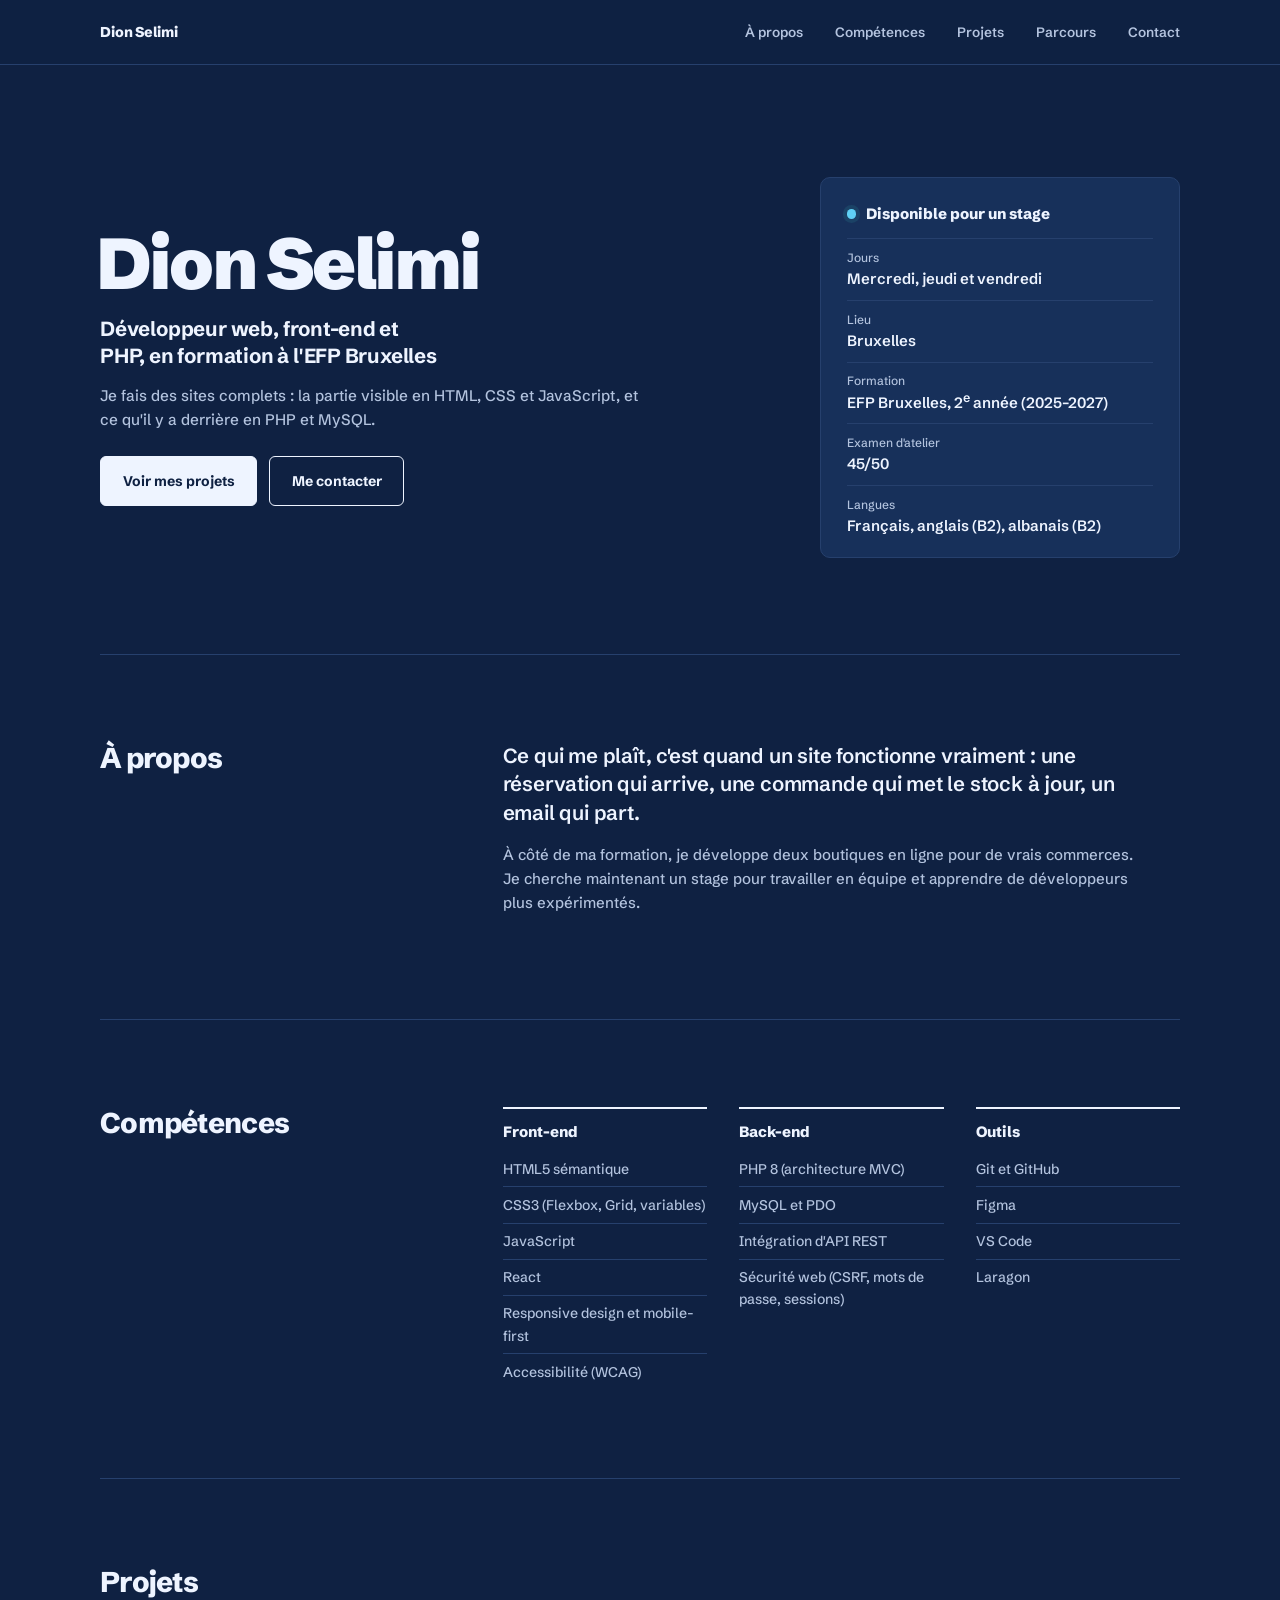
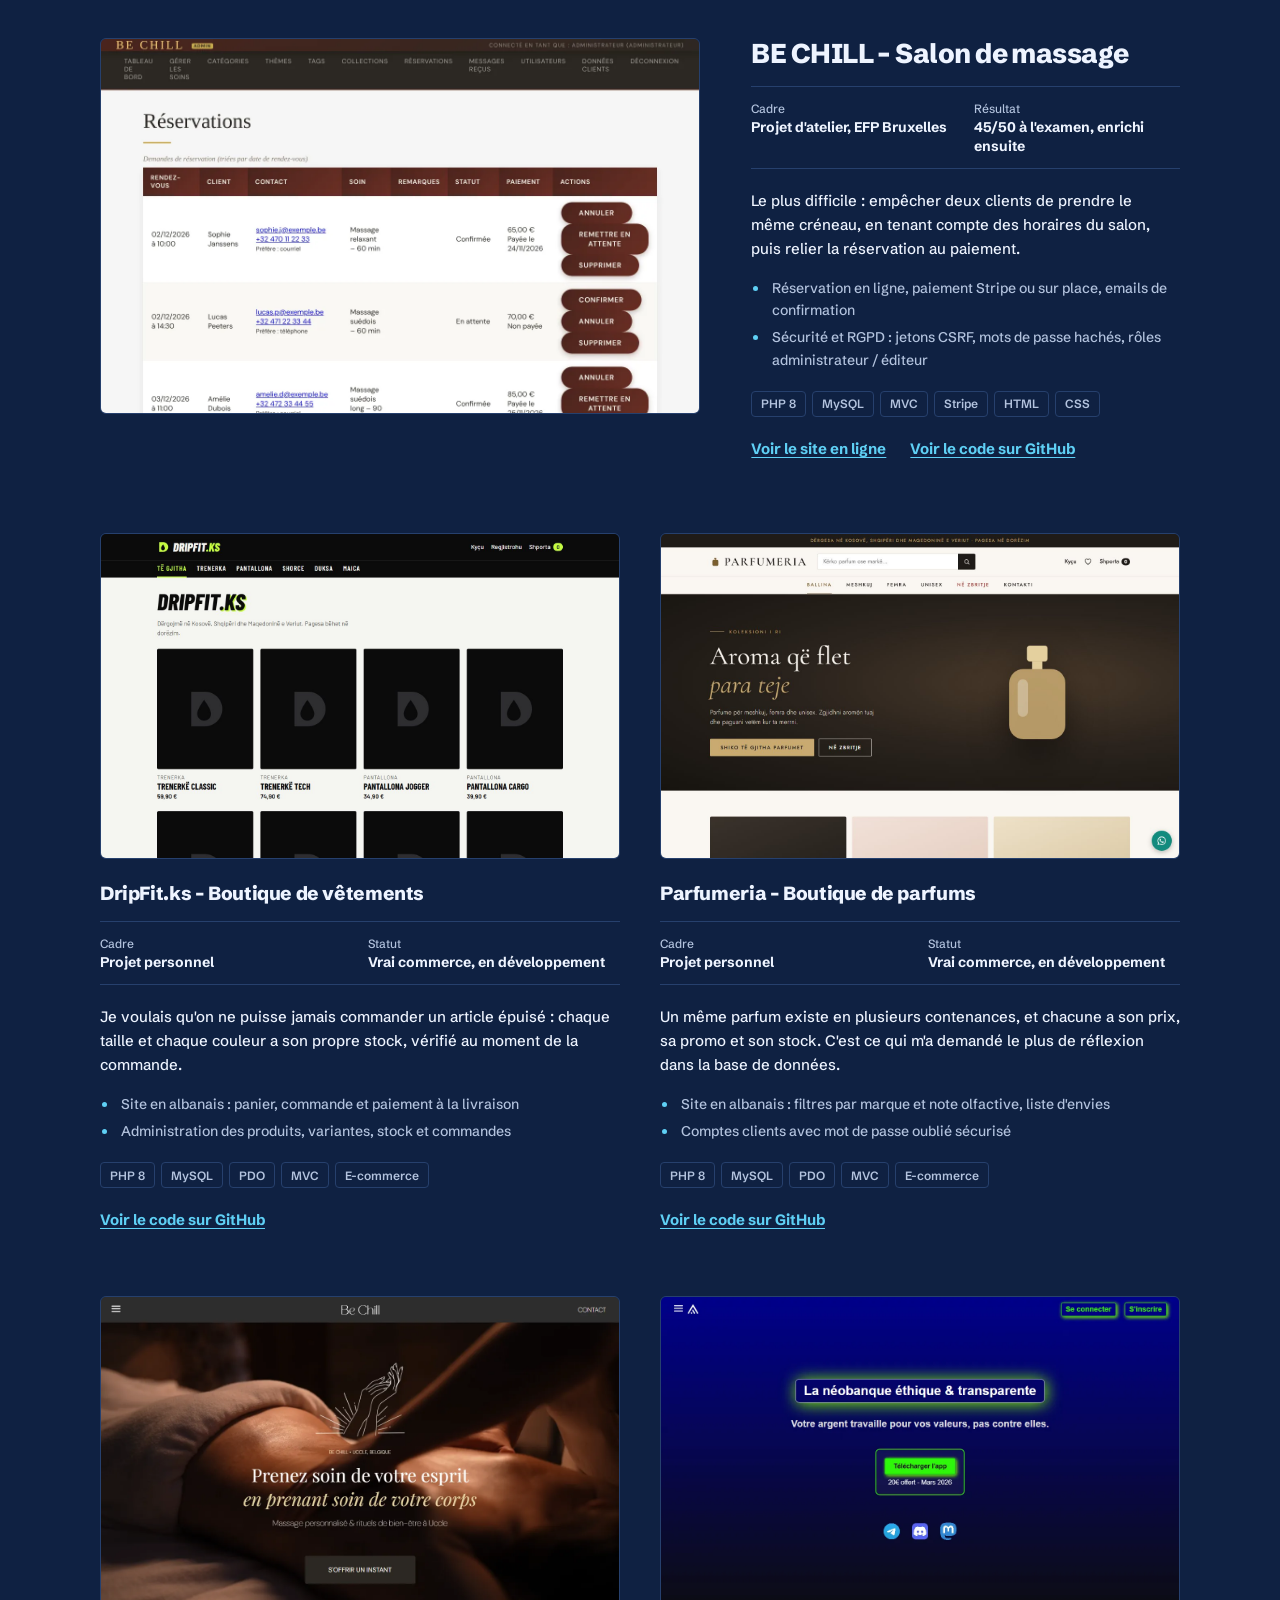
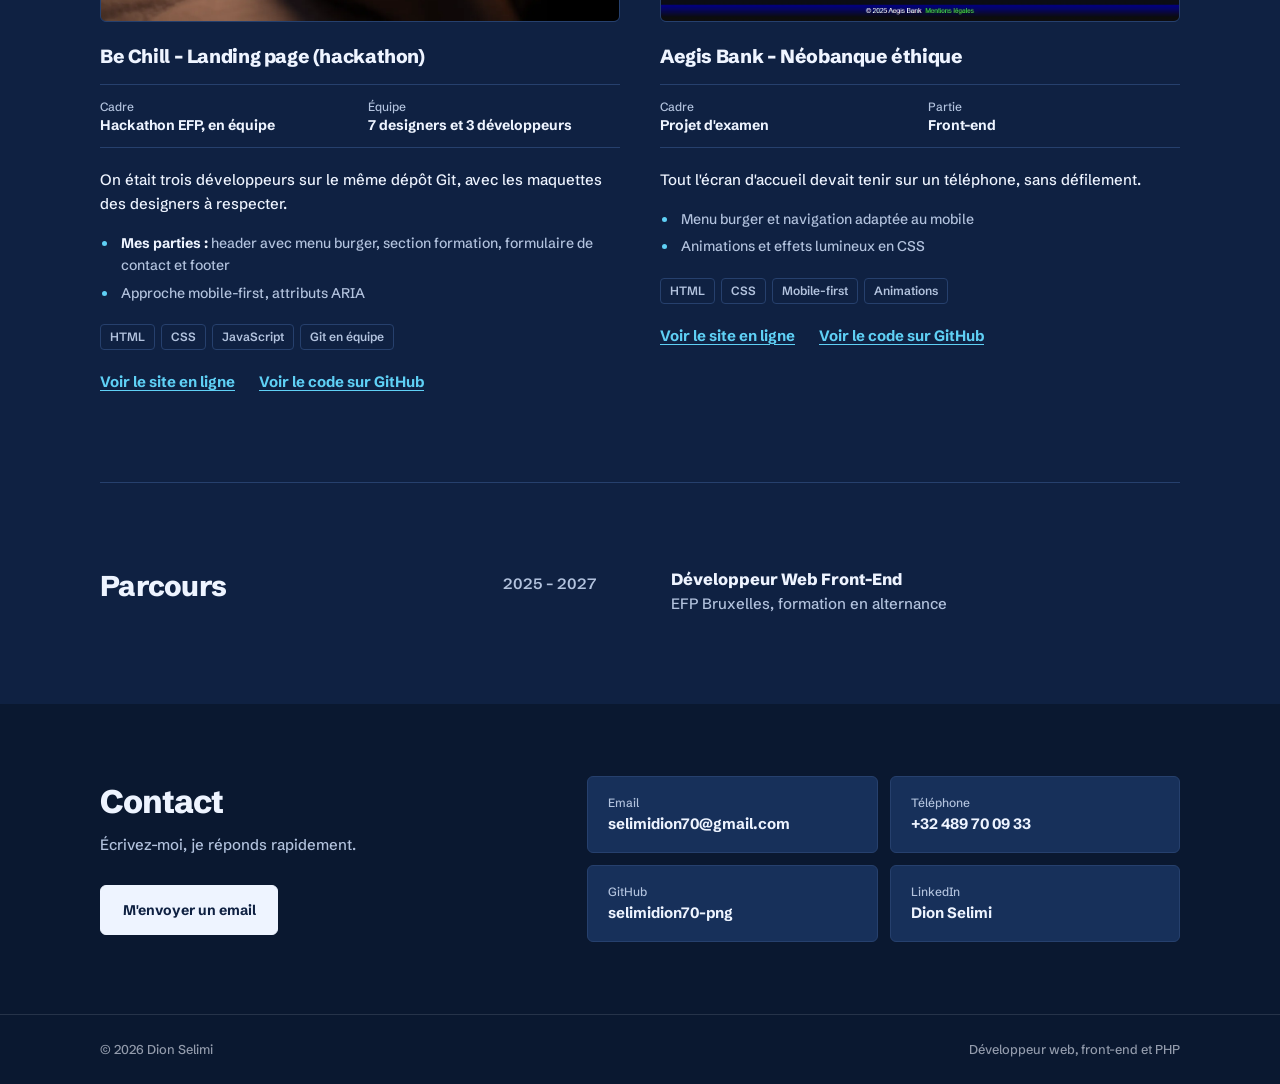
<file: index.html>
<!DOCTYPE html>
<html lang="fr">
<head>
    <meta charset="UTF-8">
    <meta name="viewport" content="width=device-width, initial-scale=1.0">
    <title>Dion Selimi – Développeur web, front-end et PHP</title>
    <meta name="description" content="Portfolio de Dion Selimi, développeur web en formation à l'EFP Bruxelles (front-end, PHP et MySQL). Disponible pour un stage à Bruxelles.">
    <meta name="author" content="Dion Selimi">
    <link rel="canonical" href="https://selimidion70-png.github.io/">

    <!-- Aperçu quand le lien est partagé (LinkedIn, WhatsApp, email…) -->
    <meta property="og:type" content="website">
    <meta property="og:locale" content="fr_BE">
    <meta property="og:url" content="https://selimidion70-png.github.io/">
    <meta property="og:title" content="Dion Selimi – Développeur web, front-end et PHP">
    <meta property="og:description" content="Développeur web en formation à l'EFP Bruxelles, disponible pour un stage. Projets en PHP, MySQL, HTML et CSS.">
    <meta property="og:image" content="https://selimidion70-png.github.io/img/apercu-partage.png">
    <meta property="og:image:width" content="1200">
    <meta property="og:image:height" content="630">
    <meta name="twitter:card" content="summary_large_image">
    <meta name="color-scheme" content="dark">
    <meta name="theme-color" content="#0f2142">
    <link rel="icon" href="data:image/svg+xml,%3Csvg xmlns='http://www.w3.org/2000/svg' viewBox='0 0 64 64'%3E%3Ccircle cx='32' cy='32' r='22' fill='%235fd0f5'/%3E%3C/svg%3E">
    <link rel="preconnect" href="https://fonts.googleapis.com">
    <link rel="preconnect" href="https://fonts.gstatic.com" crossorigin>
    <link rel="stylesheet" href="https://fonts.googleapis.com/css2?family=Schibsted+Grotesk:wght@500;600;700;800;900&display=swap">
    <link rel="stylesheet" href="style.css">
    <script src="script.js" defer></script>
</head>
<body>

<a class="lien-evitement" href="#contenu">Aller au contenu</a>

<header class="entete">
    <div class="conteneur entete__interieur">
        <a href="#accueil" class="logo">Dion Selimi</a>
        <button class="menu-bouton" type="button" aria-expanded="false" aria-controls="menu-principal" hidden>
            <span class="menu-bouton__icone" aria-hidden="true"></span>
            <span class="visuellement-cache">Menu</span>
        </button>
        <nav id="menu-principal" aria-label="Navigation principale">
            <ul class="nav">
                <li><a href="#a-propos">À propos</a></li>
                <li><a href="#competences">Compétences</a></li>
                <li><a href="#projets">Projets</a></li>
                <li><a href="#parcours">Parcours</a></li>
                <li><a href="#contact">Contact</a></li>
            </ul>
        </nav>
    </div>
</header>

<main id="contenu">

    <!-- ===== Présentation ===== -->
    <section id="accueil" class="hero" aria-labelledby="titre-hero">
        <div class="conteneur hero__grille">
            <div class="hero__texte">
                <h1 id="titre-hero" class="hero__nom">Dion Selimi</h1>
                <p class="hero__metier">Développeur web, front-end et PHP, en formation à l'EFP Bruxelles</p>
                <p class="hero__intro">
                    Je fais des sites complets : la partie visible en HTML, CSS et JavaScript,
                    et ce qu'il y a derrière en PHP et MySQL.
                </p>
                <p class="hero__actions">
                    <a class="bouton bouton--plein" href="#projets">Voir mes projets</a>
                    <a class="bouton bouton--contour" href="#contact">Me contacter</a>
                </p>
            </div>

            <aside class="fiche" aria-label="En bref">
                <p class="fiche__statut">Disponible pour un stage</p>
                <dl class="fiche__liste">
                    <div>
                        <dt>Jours</dt>
                        <dd>Mercredi, jeudi et vendredi</dd>
                    </div>
                    <div>
                        <dt>Lieu</dt>
                        <dd>Bruxelles</dd>
                    </div>
                    <div>
                        <dt>Formation</dt>
                        <dd>EFP Bruxelles, 2<sup>e</sup> année (2025–2027)</dd>
                    </div>
                    <div>
                        <dt>Examen d'atelier</dt>
                        <dd>45/50</dd>
                    </div>
                    <div>
                        <dt>Langues</dt>
                        <dd>Français, anglais (B2), albanais (B2)</dd>
                    </div>
                </dl>
            </aside>
        </div>
    </section>

    <!-- ===== À propos ===== -->
    <section id="a-propos" class="section" aria-labelledby="titre-a-propos">
        <div class="conteneur section__grille">
            <h2 id="titre-a-propos" class="section__titre">À propos</h2>
            <div class="texte">
                <p class="texte__chapeau">
                    Ce qui me plaît, c'est quand un site fonctionne vraiment : une réservation qui arrive,
                    une commande qui met le stock à jour, un email qui part.
                </p>
                <p>
                    À côté de ma formation, je développe deux boutiques en ligne pour de vrais commerces.
                    Je cherche maintenant un stage pour travailler en équipe et apprendre de développeurs plus expérimentés.
                </p>
            </div>
        </div>
    </section>

    <!-- ===== Compétences ===== -->
    <section id="competences" class="section" aria-labelledby="titre-competences">
        <div class="conteneur section__grille">
            <h2 id="titre-competences" class="section__titre">Compétences</h2>
            <div class="competences">
                <div class="competences__groupe">
                    <h3>Front-end</h3>
                    <ul>
                        <li>HTML5 sémantique</li>
                        <li>CSS3 (Flexbox, Grid, variables)</li>
                        <li>JavaScript</li>
                        <li>React</li>
                        <li>Responsive design et mobile-first</li>
                        <li>Accessibilité (WCAG)</li>
                    </ul>
                </div>
                <div class="competences__groupe">
                    <h3>Back-end</h3>
                    <ul>
                        <li>PHP 8 (architecture MVC)</li>
                        <li>MySQL et PDO</li>
                        <li>Intégration d'API REST</li>
                        <li>Sécurité web (CSRF, mots de passe, sessions)</li>
                    </ul>
                </div>
                <div class="competences__groupe">
                    <h3>Outils</h3>
                    <ul>
                        <li>Git et GitHub</li>
                        <li>Figma</li>
                        <li>VS Code</li>
                        <li>Laragon</li>
                    </ul>
                </div>
            </div>
        </div>
    </section>

    <!-- ===== Projets ===== -->
    <section id="projets" class="section section--projets" aria-labelledby="titre-projets">
        <div class="conteneur">
            <h2 id="titre-projets" class="section__titre projets__titre">Projets</h2>

            <!-- Projet principal -->
            <article class="projet projet--vedette" aria-labelledby="projet-bechill">
                <figure class="projet__image">
                    <img src="img/bechill-reservations.webp" width="1280" height="800" loading="lazy"
                         alt="Espace d'administration de BE CHILL : liste des réservations avec date, client, soin, statut (confirmée, en attente), paiement et boutons pour confirmer, annuler ou supprimer.">
                </figure>
                <div class="projet__texte">
                    <h3 id="projet-bechill">BE CHILL – Salon de massage</h3>
                    <dl class="projet__infos">
                        <div><dt>Cadre</dt><dd>Projet d'atelier, EFP Bruxelles</dd></div>
                        <div><dt>Résultat</dt><dd>45/50 à l'examen, enrichi ensuite</dd></div>
                    </dl>
                    <p class="projet__defi">
                        Le plus difficile : empêcher deux clients de prendre le même créneau,
                        en tenant compte des horaires du salon, puis relier la réservation au paiement.
                    </p>
                    <ul class="puces">
                        <li>Réservation en ligne, paiement Stripe ou sur place, emails de confirmation</li>
                        <li>Sécurité et RGPD : jetons CSRF, mots de passe hachés, rôles administrateur / éditeur</li>
                    </ul>
                    <ul class="etiquettes" aria-label="Technologies">
                        <li>PHP 8</li><li>MySQL</li><li>MVC</li><li>Stripe</li><li>HTML</li><li>CSS</li>
                    </ul>
                    <p class="projet__liens">
                        <a href="https://dion.alwaysdata.net/">Voir le site en ligne</a>
                        <a href="https://github.com/selimidion70-png/Atelier-Bechill">Voir le code sur GitHub</a>
                    </p>
                </div>
            </article>

            <div class="projets-grille">

                <article class="projet" aria-labelledby="projet-dripfit">
                    <figure class="projet__image">
                        <img src="img/dripfit-accueil.jpg" width="1440" height="900" loading="lazy"
                             alt="Page d'accueil de DripFit.ks : logo noir et vert fluo, menu des catégories et grille de vêtements avec leurs prix.">
                    </figure>
                    <div class="projet__texte">
                        <h3 id="projet-dripfit">DripFit.ks – Boutique de vêtements</h3>
                        <dl class="projet__infos">
                            <div><dt>Cadre</dt><dd>Projet personnel</dd></div>
                            <div><dt>Statut</dt><dd>Vrai commerce, en développement</dd></div>
                        </dl>
                        <p class="projet__defi">
                            Je voulais qu'on ne puisse jamais commander un article épuisé : chaque taille
                            et chaque couleur a son propre stock, vérifié au moment de la commande.
                        </p>
                        <ul class="puces">
                            <li>Site en albanais : panier, commande et paiement à la livraison</li>
                            <li>Administration des produits, variantes, stock et commandes</li>
                        </ul>
                        <ul class="etiquettes" aria-label="Technologies">
                            <li>PHP 8</li><li>MySQL</li><li>PDO</li><li>MVC</li><li>E-commerce</li>
                        </ul>
                        <p class="projet__liens">
                            <a href="https://github.com/selimidion70-png/dripfit.ks">Voir le code sur GitHub</a>
                        </p>
                    </div>
                </article>

                <article class="projet" aria-labelledby="projet-parfumeria">
                    <figure class="projet__image">
                        <img src="img/parfumeria-accueil.jpg" width="1440" height="900" loading="lazy"
                             alt="Page d'accueil de Parfumeria : bandeau brun foncé, titre « Aroma që flet para teje » et flacon de parfum doré.">
                    </figure>
                    <div class="projet__texte">
                        <h3 id="projet-parfumeria">Parfumeria – Boutique de parfums</h3>
                        <dl class="projet__infos">
                            <div><dt>Cadre</dt><dd>Projet personnel</dd></div>
                            <div><dt>Statut</dt><dd>Vrai commerce, en développement</dd></div>
                        </dl>
                        <p class="projet__defi">
                            Un même parfum existe en plusieurs contenances, et chacune a son prix,
                            sa promo et son stock. C'est ce qui m'a demandé le plus de réflexion dans la base de données.
                        </p>
                        <ul class="puces">
                            <li>Site en albanais : filtres par marque et note olfactive, liste d'envies</li>
                            <li>Comptes clients avec mot de passe oublié sécurisé</li>
                        </ul>
                        <ul class="etiquettes" aria-label="Technologies">
                            <li>PHP 8</li><li>MySQL</li><li>PDO</li><li>MVC</li><li>E-commerce</li>
                        </ul>
                        <p class="projet__liens">
                            <a href="https://github.com/selimidion70-png/parfumeria">Voir le code sur GitHub</a>
                        </p>
                    </div>
                </article>

                <article class="projet" aria-labelledby="projet-landing">
                    <figure class="projet__image">
                        <img src="img/bechill-landing.webp" width="1280" height="800" loading="lazy"
                             alt="Landing page Be Chill : photo de massage en plein écran, logo de mains et titre « Prenez soin de votre esprit en prenant soin de votre corps ».">
                    </figure>
                    <div class="projet__texte">
                        <h3 id="projet-landing">Be Chill – Landing page (hackathon)</h3>
                        <dl class="projet__infos">
                            <div><dt>Cadre</dt><dd>Hackathon EFP, en équipe</dd></div>
                            <div><dt>Équipe</dt><dd>7 designers et 3 développeurs</dd></div>
                        </dl>
                        <p class="projet__defi">
                            On était trois développeurs sur le même dépôt Git, avec les maquettes
                            des designers à respecter.
                        </p>
                        <ul class="puces">
                            <li><strong>Mes parties :</strong> header avec menu burger, section formation, formulaire de contact et footer</li>
                            <li>Approche mobile-first, attributs ARIA</li>
                        </ul>
                        <ul class="etiquettes" aria-label="Technologies">
                            <li>HTML</li><li>CSS</li><li>JavaScript</li><li>Git en équipe</li>
                        </ul>
                        <p class="projet__liens">
                            <a href="https://thierrybwuzure.github.io/bechill_landing_page/">Voir le site en ligne</a>
                            <a href="https://github.com/thierrybwuzure/bechill_landing_page">Voir le code sur GitHub</a>
                        </p>
                    </div>
                </article>

                <article class="projet" aria-labelledby="projet-aegis">
                    <figure class="projet__image">
                        <img src="img/aegis-desktop.webp" width="1280" height="800" loading="lazy"
                             alt="Page d'accueil d'Aegis Bank : fond bleu nuit, titre « La néobanque éthique & transparente » et bouton vert « Télécharger l'app ».">
                    </figure>
                    <div class="projet__texte">
                        <h3 id="projet-aegis">Aegis Bank – Néobanque éthique</h3>
                        <dl class="projet__infos">
                            <div><dt>Cadre</dt><dd>Projet d'examen</dd></div>
                            <div><dt>Partie</dt><dd>Front-end</dd></div>
                        </dl>
                        <p class="projet__defi">
                            Tout l'écran d'accueil devait tenir sur un téléphone, sans défilement.
                        </p>
                        <ul class="puces">
                            <li>Menu burger et navigation adaptée au mobile</li>
                            <li>Animations et effets lumineux en CSS</li>
                        </ul>
                        <ul class="etiquettes" aria-label="Technologies">
                            <li>HTML</li><li>CSS</li><li>Mobile-first</li><li>Animations</li>
                        </ul>
                        <p class="projet__liens">
                            <a href="aegis-bank/">Voir le site en ligne</a>
                            <a href="https://github.com/selimidion70-png/Projet-aegis-bank">Voir le code sur GitHub</a>
                        </p>
                    </div>
                </article>

            </div>
        </div>
    </section>

    <!-- ===== Parcours ===== -->
    <section id="parcours" class="section" aria-labelledby="titre-parcours">
        <div class="conteneur section__grille">
            <h2 id="titre-parcours" class="section__titre">Parcours</h2>
            <div class="parcours">
                <p class="parcours__date">2025 – 2027</p>
                <div>
                    <h3>Développeur Web Front-End</h3>
                    <p class="parcours__lieu">EFP Bruxelles, formation en alternance</p>
                </div>
            </div>
        </div>
    </section>

    <!-- ===== Contact ===== -->
    <section id="contact" class="contact" aria-labelledby="titre-contact">
        <div class="conteneur contact__grille">
            <div class="contact__texte">
                <h2 id="titre-contact" class="contact__titre">Contact</h2>
                <p class="contact__intro">Écrivez-moi, je réponds rapidement.</p>
                <p class="contact__action">
                    <a class="bouton bouton--plein" href="mailto:selimidion70@gmail.com">M'envoyer un email</a>
                </p>
            </div>
            <ul class="contact__liste">
                <li>
                    <a href="mailto:selimidion70@gmail.com">
                        <span class="contact__libelle">Email</span>
                        <span class="contact__valeur">selimidion70@gmail.com</span>
                    </a>
                </li>
                <li>
                    <a href="tel:+32489700933">
                        <span class="contact__libelle">Téléphone</span>
                        <span class="contact__valeur">+32&nbsp;489&nbsp;70&nbsp;09&nbsp;33</span>
                    </a>
                </li>
                <li>
                    <a href="https://github.com/selimidion70-png">
                        <span class="contact__libelle">GitHub</span>
                        <span class="contact__valeur">selimidion70-png</span>
                    </a>
                </li>
                <li>
                    <a href="https://www.linkedin.com/in/dion-selimi-662878340/">
                        <span class="contact__libelle">LinkedIn</span>
                        <span class="contact__valeur">Dion Selimi</span>
                    </a>
                </li>
            </ul>
        </div>
    </section>

</main>

<footer class="pied">
    <div class="conteneur pied__interieur">
        <p>&copy; 2026 Dion Selimi</p>
        <p>Développeur web, front-end et PHP</p>
    </div>
</footer>

</body>
</html>
</file>
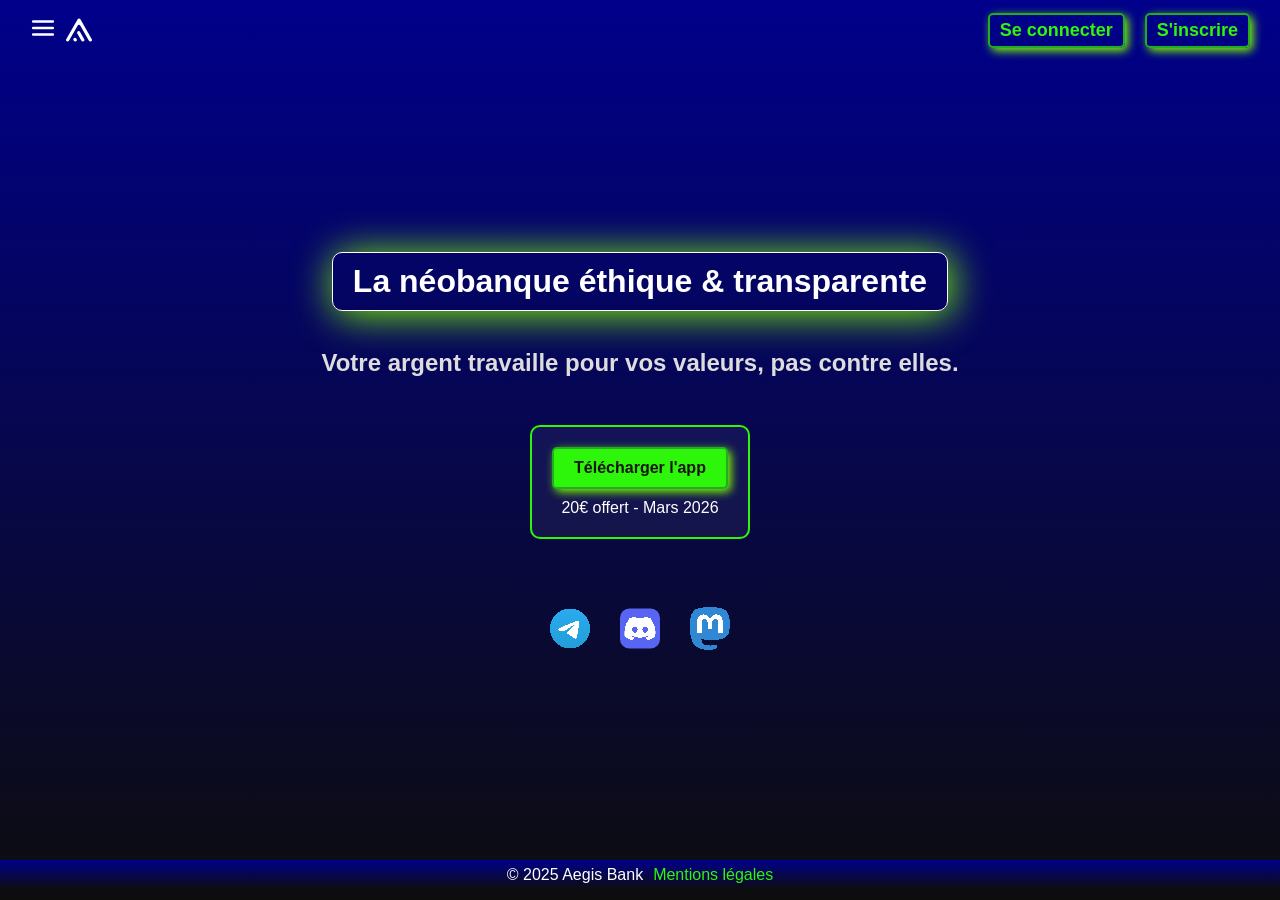
<file: aegis-bank/index.html>
<!DOCTYPE html>
<html lang="fr">
<head>
    <meta charset="UTF-8">
    <meta name="viewport" content="width=device-width, initial-scale=1.0">
    <title>Aegis Bank</title>
    <link rel="stylesheet" href="style.css">
</head>

<body> 
    
<header>
    <!-- Aside gauche avec burger et logo -->
    <div class="header__aside">
        <div class="header__burger-btn">
            <!-- Burger -->
            <svg xmlns="http://www.w3.org/2000/svg" width="26" height="26" viewBox="0 0 24 24">
                <path fill="none" stroke="#fff" stroke-linecap="round" stroke-linejoin="round" stroke-width="2.5"
                      d="M3 6h18M3 12h18M3 18h18"/>
            </svg>
        </div>

        <div class="header__logo">
            <!-- Logo -->
            <svg xmlns="http://www.w3.org/2000/svg" width="26" height="26" viewBox="0 0 24 24">
                <path fill="#fff"
                      d="m6.949 19.873l-.008.013a1.48 1.48 0 0 0-.001 1.47l.317.556c.263.464.756.75 1.29.75h.016a1.483 1.483 0 0 0 1.288-2.219l-.325-.57a1.484 1.484 0 0 0-2.577 0m3.49-6.107a1.48 1.48 0 0 0-.001 1.469l3.796 6.676c.264.464.756.75 1.29.75h.016a1.483 1.483 0 0 0 1.288-2.218l-3.812-6.677a1.484 1.484 0 0 0-2.577 0m.328-11.692L.197 20.464a1.466 1.466 0 0 0 1.272 2.198a1.47 1.47 0 0 0 1.273-.74l7.951-13.928a1.466 1.466 0 0 1 2.548.003L21.16 21.92a1.47 1.47 0 0 0 1.274.742h.099a1.466 1.466 0 0 0 1.273-2.193L13.312 2.078a1.466 1.466 0 0 0-2.545-.004"/>
            </svg>
        </div>
    </div>

    <!-- Boutons de connexion -->
    <div class="header__buttons">
        <a href="#" class="header-buttons__link">Se connecter</a>
        <a href="#" class="header-buttons__link">S'inscrire</a>
        

    
        
    </div>
</header>

<!-- Menu latéral (caché au début) -->
<nav class="side-menu" id="sideMenu">
    <h2>Menu</h2>
    <ul>
        <li><a href="#">Accueil</a></li>
        <li><a href="#">Fonctionnalités</a></li>
        <li><a href="#">Tarifs</a></li>
        <li><a href="#">Sécurité</a></li>
        <li><a href="#">Contact</a></li>
    </ul>
</nav>

<main>
    <!-- Section principale avec titre et CTA -->
    <section class="hero">
        <h1>La néobanque éthique & transparente</h1>
        <h2>Votre argent travaille pour vos valeurs, pas contre elles.</h2>
        <div class="card">
            <a href="#" class="card__cta">Télécharger l'app</a>
            <p class="card__offer">20€ offert - Mars 2026</p>
        </div>
    </section>
        
    
    <div class="social-links">
    <!-- Telegram -->
    <a href="#" target="_blank" aria-label="Telegram">
        <svg xmlns="http://www.w3.org/2000/svg" width="256" height="256" viewBox="0 0 256 256"><defs><linearGradient id="SVGuySfwdaH" x1="50%" x2="50%" y1="0%" y2="100%"><stop offset="0%" stop-color="#2aabee"/><stop offset="100%" stop-color="#229ed9"/></linearGradient></defs><path fill="url(#SVGuySfwdaH)" d="M128 0C94.06 0 61.48 13.494 37.5 37.49A128.04 128.04 0 0 0 0 128c0 33.934 13.5 66.514 37.5 90.51C61.48 242.506 94.06 256 128 256s66.52-13.494 90.5-37.49c24-23.996 37.5-56.576 37.5-90.51s-13.5-66.514-37.5-90.51C194.52 13.494 161.94 0 128 0"/><path fill="#fff" d="M57.94 126.648q55.98-24.384 74.64-32.152c35.56-14.786 42.94-17.354 47.76-17.441c1.06-.017 3.42.245 4.96 1.49c1.28 1.05 1.64 2.47 1.82 3.467c.16.996.38 3.266.2 5.038c-1.92 20.24-10.26 69.356-14.5 92.026c-1.78 9.592-5.32 12.808-8.74 13.122c-7.44.684-13.08-4.912-20.28-9.63c-11.26-7.386-17.62-11.982-28.56-19.188c-12.64-8.328-4.44-12.906 2.76-20.386c1.88-1.958 34.64-31.748 35.26-34.45c.08-.338.16-1.598-.6-2.262c-.74-.666-1.84-.438-2.64-.258c-1.14.256-19.12 12.152-54 35.686c-5.1 3.508-9.72 5.218-13.88 5.128c-4.56-.098-13.36-2.584-19.9-4.708c-8-2.606-14.38-3.984-13.82-8.41c.28-2.304 3.46-4.662 9.52-7.072"/></svg>
        </svg>
    </a>

    <!-- Discord -->
    <a href="#"aria-label="Discord">
        <svg xmlns="http://www.w3.org/2000/svg" width="256" height="256" viewBox="0 0 256 256"><g fill="none"><rect width="256" height="256" fill="#5865f2" rx="60"/><g clip-path="url(#SVGYhWcPcwn)"><path fill="#fff" d="M197.308 64.797a165 165 0 0 0-40.709-12.627a.62.62 0 0 0-.654.31c-1.758 3.126-3.706 7.206-5.069 10.412c-15.373-2.302-30.666-2.302-45.723 0c-1.364-3.278-3.382-7.286-5.148-10.412a.64.64 0 0 0-.655-.31a164.5 164.5 0 0 0-40.709 12.627a.6.6 0 0 0-.268.23c-25.928 38.736-33.03 76.52-29.546 113.836a.7.7 0 0 0 .26.468c17.106 12.563 33.677 20.19 49.94 25.245a.65.65 0 0 0 .702-.23c3.847-5.254 7.276-10.793 10.217-16.618a.633.633 0 0 0-.347-.881c-5.44-2.064-10.619-4.579-15.601-7.436a.642.642 0 0 1-.063-1.064a86 86 0 0 0 3.098-2.428a.62.62 0 0 1 .646-.088c32.732 14.944 68.167 14.944 100.512 0a.62.62 0 0 1 .655.08a80 80 0 0 0 3.106 2.436a.642.642 0 0 1-.055 1.064a102.6 102.6 0 0 1-15.609 7.428a.64.64 0 0 0-.339.889a133 133 0 0 0 10.208 16.61a.64.64 0 0 0 .702.238c16.342-5.055 32.913-12.682 50.02-25.245a.65.65 0 0 0 .26-.46c4.17-43.141-6.985-80.616-29.571-113.836a.5.5 0 0 0-.26-.238M94.834 156.142c-9.855 0-17.975-9.047-17.975-20.158s7.963-20.158 17.975-20.158c10.09 0 18.131 9.127 17.973 20.158c0 11.111-7.962 20.158-17.973 20.158m66.456 0c-9.855 0-17.974-9.047-17.974-20.158s7.962-20.158 17.974-20.158c10.09 0 18.131 9.127 17.974 20.158c0 11.111-7.884 20.158-17.974 20.158"/></g><defs><clipPath id="SVGYhWcPcwn"><path fill="#fff" d="M28 51h200v154.93H28z"/></clipPath></defs></g></svg>
        </svg>
    </a>

    <!-- Mastodon / Bluesky -->
    <a href="#"aria-label="Mastodon">
        <svg xmlns="http://www.w3.org/2000/svg" width="256" height="274" viewBox="0 0 256 274"><path fill="#3088d4" d="M249.874 164.085c-3.753 19.307-33.613 40.438-67.908 44.533c-17.883 2.134-35.49 4.095-54.266 3.234c-30.705-1.407-54.933-7.33-54.933-7.33c0 2.99.184 5.836.553 8.498c3.992 30.302 30.047 32.118 54.728 32.964c24.912.852 47.094-6.142 47.094-6.142l1.023 22.521s-17.425 9.357-48.465 11.078c-17.116.94-38.369-.43-63.122-6.983c-53.686-14.21-62.92-71.436-64.332-129.502c-.43-17.24-.165-33.497-.165-47.094c0-59.375 38.903-76.779 38.903-76.779C58.6 4.074 92.259.286 127.25 0h.86c34.991.286 68.673 4.074 88.287 13.083c0 0 38.901 17.404 38.901 76.78c0 0 .488 43.807-5.425 74.222"/><path fill="#fff" d="M209.413 94.469v71.894H180.93V96.582c0-14.71-6.19-22.176-18.57-22.176c-13.687 0-20.547 8.857-20.547 26.37v38.195h-28.315v-38.195c0-17.513-6.862-26.37-20.55-26.37c-12.379 0-18.568 7.466-18.568 22.176v69.78H45.897V94.47c0-14.694 3.741-26.37 11.256-35.009c7.75-8.638 17.898-13.066 30.496-13.066c14.575 0 25.613 5.602 32.911 16.808l7.095 11.893l7.096-11.893c7.296-11.206 18.334-16.808 32.911-16.808c12.597 0 22.745 4.428 30.496 13.066c7.513 8.639 11.255 20.315 11.255 35.009"/></svg>
        </svg>
    </a>
</div>

</main>

<footer class="footer">
    <!-- Liens légaux -->
    <p>&copy; 2025 Aegis Bank</p> <a href="#" class="footer__legal">Mentions légales</a>
</footer>

</body>
</html>
</file>
<file: style.css>
/* ============================================================
   Portfolio – Dion Selimi
   Écrit en MOBILE-FIRST : les styles de base sont ceux du téléphone,
   puis les media queries (min-width) ajoutent la mise en page
   pour les écrans plus larges.

   1. Couleurs et réglages   2. Base   3. En-tête   4. Présentation
   5. Sections   6. À propos   7. Compétences   8. Projets
   9. Parcours   10. Contact   11. Pied de page
   12. Petit mobile (≥ 480px)   13. Tablette (≥ 768px)
   14. Ordinateur (≥ 1024px)   15. Impression / PDF
   ============================================================ */

/* ---------- 1. Couleurs et réglages ---------- */
:root {
    /* Thème bleu marine et cyan, le même sur tous les appareils */
    color-scheme: dark;

    --papier:       #0f2142;   /* fond de la page */
    --surface:      #17305a;   /* fiche, cadres */
    --encre:        #eef4ff;   /* texte principal */
    --doux:         #b3c3de;   /* texte secondaire */
    --trait:        #26406d;   /* bordures et séparateurs */
    --accent:       #5fd0f5;   /* cyan */
    --accent-pale:  #1b4266;
    --bande:        #0a1830;   /* fond de la section contact */
    --bande-texte:  #eef4ff;

    --police:       'Schibsted Grotesk', system-ui, -apple-system, 'Segoe UI', Roboto, sans-serif;
    --largeur:      1160px;
    --marge:        clamp(1.25rem, 4vw, 2.5rem);
    --rayon:        6px;
    --espace-section: 2.75rem; /* espace vertical entre les sections (téléphone) */
}

/* ---------- 2. Base ---------- */
*,
*::before,
*::after {
    box-sizing: border-box;
}

html {
    scroll-behavior: smooth;
    scroll-padding-top: 1rem; /* sans JavaScript, l'en-tête n'est pas fixe en mobile */
}

@media (prefers-reduced-motion: reduce) {
    html { scroll-behavior: auto; }
}

body {
    margin: 0;
    background: var(--papier);
    color: var(--encre);
    font-family: var(--police);
    font-size: 0.9375rem;
    font-weight: 500;
    line-height: 1.6;
    -webkit-font-smoothing: antialiased;
}

img {
    display: block;
    max-width: 100%;
    height: auto;
}

a {
    color: var(--accent);
    text-decoration-thickness: 1px;
    text-underline-offset: 0.2em;
}

a:hover {
    text-decoration-thickness: 2px;
}

a:focus-visible {
    outline: 2px solid var(--accent);
    outline-offset: 3px;
    border-radius: 2px;
}

h1, h2, h3 {
    margin: 0;
    text-wrap: balance;
    line-height: 1.15;
    font-weight: 800;
}

p {
    margin: 0 0 1rem;
}

.conteneur {
    width: 100%;
    max-width: var(--largeur);
    margin: 0 auto;
    padding: 0 var(--marge);
}

.lien-evitement {
    position: absolute;
    left: 1rem;
    top: -4rem;
    z-index: 100;
    padding: 0.6rem 1rem;
    background: var(--encre);
    color: var(--papier);
    font-weight: 600;
}

.lien-evitement:focus {
    top: 1rem;
}

/* Texte lu par les lecteurs d'écran mais invisible à l'écran */
.visuellement-cache {
    position: absolute;
    width: 1px;
    height: 1px;
    overflow: hidden;
    clip: rect(0 0 0 0);
    white-space: nowrap;
}

/* ---------- 3. En-tête ---------- */
.entete {
    border-bottom: 1px solid var(--trait);
}

.entete__interieur {
    display: flex;
    flex-direction: column;
    align-items: flex-start;
    gap: 0.4rem;
    padding-top: 1rem;
    padding-bottom: 0.85rem;
}

.logo {
    color: var(--encre);
    font-size: 0.892rem;
    font-weight: 800;
    letter-spacing: -0.01em;
    text-decoration: none;
}

/* En mobile, tous les liens sont visibles et passent à la ligne si besoin */
.nav {
    display: flex;
    flex-wrap: wrap;
    gap: 0.3rem 1.1rem;
    margin: 0;
    padding: 0;
    list-style: none;
}

.nav a {
    color: var(--doux);
    font-size: 0.85rem;
    font-weight: 600;
    text-decoration: none;
}

.nav a:hover {
    color: var(--encre);
}

/* ----- Menu burger (téléphone, seulement si JavaScript est actif) ----- */
.menu-bouton {
    display: inline-flex;
    align-items: center;
    justify-content: center;
    width: 2.75rem;
    height: 2.75rem;
    margin-right: -0.6rem;
    padding: 0;
    background: none;
    border: 0;
    border-radius: var(--rayon);
    color: var(--encre);
    cursor: pointer;
}

.menu-bouton[hidden] {
    display: none;
}

.menu-bouton:focus-visible {
    outline: 2px solid var(--accent);
    outline-offset: 2px;
}

/* Les trois barres de l'icône */
.menu-bouton__icone,
.menu-bouton__icone::before,
.menu-bouton__icone::after {
    display: block;
    width: 1.35rem;
    height: 2px;
    background: currentColor;
    border-radius: 2px;
    transition: transform 0.2s ease, background-color 0.2s ease;
}

.menu-bouton__icone {
    position: relative;
}

.menu-bouton__icone::before,
.menu-bouton__icone::after {
    content: "";
    position: absolute;
    left: 0;
}

.menu-bouton__icone::before {
    top: -0.42rem;
}

.menu-bouton__icone::after {
    top: 0.42rem;
}

/* Menu ouvert : les barres forment une croix */
.menu-bouton[aria-expanded="true"] .menu-bouton__icone {
    background: transparent;
}

.menu-bouton[aria-expanded="true"] .menu-bouton__icone::before {
    transform: translateY(0.42rem) rotate(45deg);
}

.menu-bouton[aria-expanded="true"] .menu-bouton__icone::after {
    transform: translateY(-0.42rem) rotate(-45deg);
}

@media (prefers-reduced-motion: reduce) {
    .menu-bouton__icone,
    .menu-bouton__icone::before,
    .menu-bouton__icone::after {
        transition: none;
    }
}

/* Avec JavaScript : en-tête sur une ligne, fixé en haut, menu caché */
.js .entete {
    position: sticky;
    top: 0;
    z-index: 10;
    background: color-mix(in srgb, var(--papier) 94%, transparent);
    backdrop-filter: blur(12px);
}

.js .entete__interieur {
    flex-direction: row;
    flex-wrap: wrap;
    align-items: center;
    justify-content: space-between;
    gap: 0;
    padding-top: 0.5rem;
    padding-bottom: 0.5rem;
}

.js #menu-principal {
    display: none;
    width: 100%;
}

.js #menu-principal.est-ouvert {
    display: block;
}

.js .nav {
    flex-direction: column;
    flex-wrap: nowrap;
    gap: 0;
    padding: 0.25rem 0 0.5rem;
}

.js .nav a {
    display: block;
    padding: 0.75rem 0;
    border-top: 1px solid var(--trait);
    font-size: 1rem;
    color: var(--encre);
}

.js {
    scroll-padding-top: 4.5rem;
}

/* ---------- 4. Présentation ---------- */
.hero {
    padding: 2.5rem 0 3rem;
}

.hero__grille {
    display: grid;
    gap: 2rem;
}

.hero__nom {
    margin-left: -0.05em; /* aligne optiquement le D avec le texte en dessous */
    font-size: clamp(2.6rem, 6vw, 4.5rem);
    font-weight: 900;
    line-height: 1;
    letter-spacing: -0.035em;
}

.hero__metier {
    max-width: 30ch;
    margin: 1rem 0 0.9rem;
    text-wrap: balance;
    font-size: clamp(1.02rem, 1.8vw, 1.275rem);
    font-weight: 700;
    line-height: 1.3;
    letter-spacing: -0.01em;
}

.hero__intro {
    max-width: 34rem;
    color: var(--doux);
    font-size: 0.956rem;
}

.hero__actions {
    display: flex;
    flex-wrap: wrap;
    gap: 0.75rem;
    margin: 1.5rem 0 0;
}

.bouton {
    display: inline-block;
    padding: 0.8rem 1.35rem;
    border: 1.5px solid var(--encre);
    border-radius: var(--rayon);
    font-size: 0.875rem;
    font-weight: 700;
    text-decoration: none;
    transition: background-color 0.15s ease, color 0.15s ease;
}

.bouton--plein {
    background: var(--encre);
    color: var(--papier);
}

.bouton--plein:hover {
    background: var(--accent);
    border-color: var(--accent);
}

.bouton--contour {
    color: var(--encre);
}

.bouton--contour:hover {
    background: var(--surface);
}

/* Fiche « en bref » */
.fiche {
    max-width: 32rem;
    padding: 1.1rem 1.25rem 0.5rem;
    background: var(--surface);
    border: 1px solid var(--trait);
    border-radius: 10px;
}

.fiche__statut {
    display: flex;
    align-items: center;
    gap: 0.6rem;
    margin: 0 0 0.5rem;
    font-weight: 800;
}

.fiche__statut::before {
    content: "";
    flex: none;
    width: 0.6rem;
    height: 0.6rem;
    border-radius: 50%;
    background: var(--accent);
    box-shadow: 0 0 0 4px var(--accent-pale);
}

.fiche__liste {
    display: grid;
    grid-template-columns: repeat(2, minmax(0, 1fr));
    column-gap: 1rem;
    margin: 0;
}

.fiche__liste div {
    padding: 0.55rem 0;
    border-top: 1px solid var(--trait);
}

/* Jours, formation et langues prennent toute la largeur ;
   lieu et examen (textes courts) se mettent côte à côte */
.fiche__liste {
    grid-auto-flow: row dense;
}

.fiche__liste div:nth-child(1),
.fiche__liste div:nth-child(3),
.fiche__liste div:nth-child(5) {
    grid-column: 1 / -1;
}

.fiche__liste dt {
    color: var(--doux);
    font-size: 0.75rem;
}

.fiche__liste dd {
    margin: 0;
    font-weight: 600;
}

.fiche__liste sup {
    line-height: 0;
}

/* ---------- 5. Sections ---------- */
.section {
    padding: var(--espace-section) 0;
}

/* Chaque section commence par un filet, dans la largeur du contenu */
.section > .conteneur {
    position: relative;
}

.section > .conteneur::before {
    content: "";
    position: absolute;
    top: calc(-1 * var(--espace-section));
    left: var(--marge);
    right: var(--marge);
    border-top: 1px solid var(--trait);
}

.section__grille {
    display: grid;
    gap: 1.25rem;
}

.section__titre {
    font-size: clamp(1.36rem, 3vw, 1.785rem);
    letter-spacing: -0.025em;
}


/* ---------- 6. À propos ---------- */
.texte {
    max-width: 40rem;
    color: var(--doux);
}

.texte__chapeau {
    color: var(--encre);
    font-size: clamp(1.062rem, 2.2vw, 1.275rem);
    font-weight: 600;
    line-height: 1.4;
    letter-spacing: -0.01em;
}

/* ---------- 7. Compétences ---------- */
.competences {
    display: grid;
    gap: 1.5rem;
}

.competences__groupe {
    padding-top: 0.85rem;
    border-top: 2px solid var(--encre);
}

.competences h3 {
    margin-bottom: 0.7rem;
    font-size: 0.935rem;
}

/* En mobile : les compétences en petites étiquettes */
.competences ul {
    display: flex;
    flex-wrap: wrap;
    gap: 0.4rem;
    margin: 0;
    padding: 0;
    list-style: none;
}

.competences li {
    padding: 0.25rem 0.6rem;
    border: 1px solid var(--trait);
    border-radius: 4px;
    color: var(--doux);
    font-size: 0.85rem;
}

/* ---------- 8. Projets ---------- */
.projets__titre {
    margin-bottom: 1.5rem;
}

.projet__image {
    margin: 0;
    overflow: hidden;
    background: var(--surface);
    border: 1px solid var(--trait);
    border-radius: var(--rayon);
}

.projet__image img {
    width: 100%;
    aspect-ratio: 16 / 10;
    object-fit: cover;
    object-position: top;
}

.projet h3 {
    margin: 0 0 1rem;
    font-size: 1.19rem;
    letter-spacing: -0.02em;
}

.projet__texte > p {
    color: var(--doux);
}

.projet__texte strong {
    color: var(--encre);
    font-weight: 700;
}

/* Phrase sur ce qui a été le plus difficile dans le projet */
.projet__texte > .projet__defi {
    color: var(--encre);
}

/* Cadre, résultat, statut… */
.projet__infos {
    display: grid;
    gap: 0.5rem;
    margin: 0 0 1.25rem;
    padding: 0.75rem 0;
    border-top: 1px solid var(--trait);
    border-bottom: 1px solid var(--trait);
}

.projet__infos dt {
    color: var(--doux);
    font-size: 0.75rem;
}

.projet__infos dd {
    margin: 0;
    font-size: 0.875rem;
    font-weight: 700;
    line-height: 1.35;
}

.puces {
    margin: 0 0 1.25rem;
    padding-left: 1.1rem;
    color: var(--doux);
    font-size: 0.875rem;
}

.puces li {
    margin-bottom: 0.3rem;
    padding-left: 0.2rem;
}

.puces li::marker {
    color: var(--accent);
}

.etiquettes {
    display: flex;
    flex-wrap: wrap;
    gap: 0.4rem;
    margin: 0 0 1.25rem;
    padding: 0;
    list-style: none;
}

.etiquettes li {
    padding: 0.15rem 0.55rem;
    border: 1px solid var(--trait);
    border-radius: 4px;
    color: var(--doux);
    font-size: 0.75rem;
    font-weight: 600;
}

.projet__liens {
    display: flex;
    flex-wrap: wrap;
    gap: 0.5rem 1.5rem;
    margin: 0;
    font-weight: 700;
}

/* Projet principal : en mobile, l'image puis le texte */
.projet--vedette {
    display: grid;
    gap: 1.25rem;
    margin-bottom: 3rem;
}

.projet--vedette h3 {
    font-size: clamp(1.36rem, 2.6vw, 1.7rem);
}

/* Les quatre autres projets : un par ligne en mobile */
.projets-grille {
    display: grid;
    gap: 3rem 2rem;
}

.projets-grille .projet__image {
    margin-bottom: 1.5rem;
}

/* ---------- 9. Parcours ---------- */
.parcours {
    display: grid;
    gap: 0.5rem;
    max-width: 44rem;
}

.parcours__date {
    margin: 0;
    padding-top: 0.15rem;
    color: var(--doux);
    font-weight: 600;
    font-variant-numeric: tabular-nums;
}

.parcours h3 {
    font-size: 1.02rem;
}

.parcours__lieu {
    margin: 0.2rem 0 0;
    color: var(--doux);
}

/* ---------- 10. Contact ---------- */
.contact {
    padding: 3rem 0;
    background: var(--bande);
    color: var(--bande-texte);
}

.contact__grille {
    display: grid;
    gap: 2rem;
}

.contact__titre {
    font-size: clamp(1.53rem, 3.5vw, 2.04rem);
    letter-spacing: -0.03em;
}

.contact__intro {
    max-width: 30rem;
    margin: 0.75rem 0 1.75rem;
    color: var(--doux);
    font-size: 0.935rem;
}

.contact__action {
    margin: 0;
}

/* Les 4 moyens de contact : des cartes cliquables */
.contact__liste {
    display: grid;
    gap: 0.75rem;
    margin: 0;
    padding: 0;
    list-style: none;
}

.contact__liste a {
    display: block;
    padding: 1rem 1.25rem;
    background: var(--surface);
    border: 1px solid var(--trait);
    border-radius: var(--rayon);
    color: var(--encre);
    text-decoration: none;
    transition: border-color 0.15s ease;
}

.contact__liste a:hover {
    border-color: var(--accent);
}

.contact__liste a:focus-visible {
    outline: 2px solid var(--accent);
    outline-offset: 3px;
}

.contact__libelle {
    display: block;
    color: var(--doux);
    font-size: 0.75rem;
}

.contact__valeur {
    display: block;
    font-weight: 700;
    overflow-wrap: anywhere;
}

/* ---------- 11. Pied de page ---------- */
.pied {
    padding: 1.5rem 0;
    background: var(--bande);
    border-top: 1px solid color-mix(in srgb, var(--bande-texte) 12%, transparent);
    color: color-mix(in srgb, var(--bande-texte) 60%, transparent);
    font-size: 0.8rem;
}

.pied__interieur {
    display: flex;
    flex-wrap: wrap;
    justify-content: space-between;
    gap: 0.5rem 2rem;
}

.pied p {
    margin: 0;
}

/* ---------- 12. Petit mobile (≥ 480px) ---------- */
@media (min-width: 480px) {
    .projet__infos {
        grid-template-columns: repeat(2, minmax(0, 1fr));
        gap: 1rem;
    }
}

/* ---------- 13. Tablette (≥ 768px) ---------- */
@media (min-width: 768px) {
    :root {
        --espace-section: 4rem;
    }

    html {
        scroll-padding-top: 5rem;
    }

    /* À partir de la tablette, l'en-tête reste visible en haut */
    .entete {
        position: sticky;
        top: 0;
        z-index: 10;
        background: color-mix(in srgb, var(--papier) 90%, transparent);
        backdrop-filter: blur(12px);
    }

    /* En-tête sur une seule ligne : nom à gauche, menu à droite */
    .entete__interieur {
        flex-direction: row;
        align-items: center;
        justify-content: space-between;
        gap: 1.5rem;
        min-height: 4rem;
        padding-top: 0;
        padding-bottom: 0;
    }

    .nav {
        gap: 2rem;
    }

    .menu-bouton,
    .menu-bouton[hidden] {
        display: none;
    }

    .js .entete__interieur {
        flex-wrap: nowrap;
        gap: 1.5rem;
        padding-top: 0;
        padding-bottom: 0;
    }

    .js #menu-principal {
        display: block;
        width: auto;
    }

    .js .nav {
        flex-direction: row;
        gap: 2rem;
        padding: 0;
    }

    .js .nav a {
        display: inline;
        padding: 0;
        border-top: 0;
        font-size: 0.85rem;
        color: var(--doux);
    }

    .js .nav a:hover {
        color: var(--encre);
    }

    .js {
        scroll-padding-top: 5rem;
    }

    .hero {
        padding: 5rem 0 4.5rem;
    }

    .projet--vedette {
        margin-bottom: 4.5rem;
    }

    .projets-grille {
        gap: 4rem 2.5rem;
    }

    .contact {
        padding: 4.5rem 0;
    }

    .competences,
    .projets-grille {
        grid-template-columns: repeat(2, minmax(0, 1fr));
    }

    .contact__liste {
        grid-template-columns: repeat(2, minmax(0, 1fr));
    }

    .parcours {
        grid-template-columns: 9rem minmax(0, 1fr);
        gap: 1.5rem;
    }
}

/* ---------- 14. Ordinateur (≥ 1024px) ---------- */
@media (min-width: 1024px) {
    :root {
        --espace-section: 5.5rem;
    }

    .hero {
        padding: 7rem 0 6rem;
    }

    /* Présentation : texte à gauche, fiche à droite */
    .hero__grille {
        grid-template-columns: minmax(0, 1fr) minmax(280px, 360px);
        gap: clamp(2.5rem, 6vw, 5rem);
        align-items: center; /* texte centré en hauteur par rapport à la fiche */
    }

    .fiche {
        max-width: none;
        padding: 1.5rem 1.6rem 0.6rem;
    }

    /* Sur ordinateur, la fiche redevient une liste sur une colonne */
    .fiche__liste {
        grid-template-columns: 1fr;
    }

    .fiche__statut {
        margin-bottom: 0.75rem;
    }

    /* Titre de section à gauche, contenu à droite */
    .section__grille {
        grid-template-columns: 4fr 8fr;
        gap: 2rem clamp(2rem, 5vw, 4rem);
        align-items: start;
    }

    .competences {
        grid-template-columns: repeat(3, minmax(0, 1fr));
        gap: 2rem;
    }

    /* Sur ordinateur, les compétences redeviennent des listes */
    .competences ul {
        display: block;
    }

    .competences li {
        padding: 0.4rem 0;
        border: 0;
        border-radius: 0;
        font-size: 0.875rem;
    }

    .competences li + li {
        border-top: 1px solid var(--trait);
    }

    .projets__titre {
        margin-bottom: 2.5rem;
    }

    /* Contact : texte à gauche, cartes à droite */
    .contact__grille {
        grid-template-columns: 5fr 7fr;
        gap: 4rem;
        align-items: center;
    }

    /* Projet principal : grande image à gauche, texte à droite */
    .projet--vedette {
        grid-template-columns: 7fr 5fr;
        gap: clamp(2rem, 4vw, 3.5rem);
        align-items: start;
    }
}

/* ---------- 15. Impression / PDF ---------- */
/* Si un recruteur imprime la page ou l'enregistre en PDF */
@media print {
    :root {
        --papier: #fff;
        --surface: #fff;
        --encre: #000;
        --doux: #333;
        --trait: #bbb;
        --accent: #0d6e6e;
        --bande: #fff;
        --bande-texte: #000;
    }

    .entete,
    .lien-evitement,
    .hero__actions {
        display: none;
    }

    .hero,
    .section,
    .contact {
        padding: 1.5rem 0;
    }

    .section > .conteneur::before {
        display: none;
    }

    .projet,
    .fiche,
    .competences__groupe {
        break-inside: avoid;
    }

    /* Affiche l'adresse des liens vers les projets */
    .projet__liens a::after {
        content: " (" attr(href) ")";
        font-weight: 400;
        font-size: 0.8em;
        overflow-wrap: anywhere;
    }
}
</file>
<file: aegis-bank/style.css>
/* Import des variables */
@import "styles/all-variables.css";

/* ----- APPLY VARIABLE ----- */
body {
    font-family: var(--font-secondary);
    
}


/* ----- RESET GLOBAL ----- */
*,
*::before,
*::after {
    margin: 0;
    padding: 0;
    box-sizing: border-box;
}

/* ----- BODY ----- */
html, body {
    height: 100%;
    width: 100%;
    overflow: hidden; /* No-scroll : tout tient dans l'écran mobile */
    font-family: var(--font-secondary);
    background: var(--color-background);
    color: var(--color-text);
}

/* ----- HEADER ----- */
header {
    height: var(--height-header);
    padding: var(--padding-header);
    display: flex;
    justify-content: space-between;
    align-items: center;
}

.header__aside {
    display: flex;
    align-items: center;
    gap: var(--spacing-small);
}

.header__burger-btn svg {
    cursor: pointer;
}

.header__logo {
    display: flex;
    align-items: center;
}

.header__buttons {
    display: flex;
    gap: var(--spacing-medium);
}

/* Animation d’apparition */
.header-buttons__link {
    font-size: var(--font-size-link);
    font-weight: bold;
    text-decoration: none;
    color: var(--color-link);
    padding: 5px 10px; /* Réduit pour mobile */
    background: transparent;
    border: var(--button-border);
    border-radius: var(--button-border-radius);
    box-shadow: var(--button-shadow);
    cursor: pointer;
    opacity: 0;
    animation: fadeIn 0.6s forwards;
    transition: all 0.3s ease;
}

/* Un petit délai pour l’effet "en cascade" */
.header-buttons__link:nth-child(2) {
    animation-delay: 0.2s;
}

/* Animation au survol */
.header-buttons__link:hover {
    color: var(--color-link-hover);
    background: rgba(46, 246, 10, 0.1); /* Légère teinte verte transparente */
    transform: translateY(-3px);
}

/* Animation smooth */
.header-buttons__link {
    transition: all 0.3s ease;
}

/* Keyframes fade-in */
@keyframes fadeIn {
    from {
        opacity: 0;
        transform: translateY(-5px);
    }
    to {
        opacity: 1;
        transform: translateY(0);
    }
}




/* ----- MAIN ----- */
main {
    display: flex;
    flex-direction: column;
    justify-content: center;
    align-items: center;
    text-align: center;
    height: calc(100% - var(--height-header) - 40px); /* Hauteur totale moins header et footer */
    padding: var(--spacing-medium);
    overflow: hidden; /* No-scroll */
    gap: var(--spacing-medium);
}

/* ----- HERO SECTION ----- */
.hero {
    display: flex;
    flex-direction: column;
    align-items: center;
    gap: var(--spacing-medium);
}

h1 {
    font-size: var(--font-size-h1);
    color: var(--color-text);
    border: var(--border-width-thin) solid var(--color-text);
    border-radius: 10px;
    padding: var(--spacing-small) var(--spacing-medium);
    margin-bottom: var(--spacing-small);
    box-shadow: var(--shadow-medium);
}   

h2 {
    font-size: var(--font-size-h2);
    color: #ddd;
    padding: 8px 16px;
    margin-bottom: var(--spacing-medium);
}



/* ----- CARD ----- */
.card {
    display: flex;
    flex-direction: column;
    align-items: center;
    gap: var(--spacing-small);
    margin-bottom: var(--spacing-large);
    animation: slideUp 0.8s ease-out 0.5s forwards;
    opacity: 0;
    transform: translateY(20px);
    border: var(--border-width-medium) solid var(--color-accent);
    border-radius: 10px;
    padding: var(--spacing-medium);
    background: rgba(255, 255, 255, 0.05); /* léger fond pour encadrement */
}

@keyframes slideUp {
    to {
        opacity: 1;
        transform: translateY(0);
    }
}

.card__cta {
    padding: var(--button-padding);
    background-color: var(--button-bg);
    border-radius: var(--button-border-radius);
    color: var(--button-color);
    font-weight: bold;
    cursor: pointer;
    border: var(--button-border);
    box-shadow: var(--button-shadow);
    text-decoration: none;
    transition: all 0.3s ease;
}

.card__cta:hover {
    transform: scale(1.05);
}

.card__offer {
    font-size: var(--font-size-body);
    color: var(--color-text);
}

/* ----- SOCIAL LINKS ----- */
.social-links {
    display: flex;
    justify-content: center;
    gap: var(--spacing-large);
    padding: var(--spacing-medium) 0;
    animation: fadeIn 1s ease-out 1s forwards;
    opacity: 0;
}

@keyframes fadeIn {
    from {
        opacity: 0;
        transform: translateY(-5px);
    }
    to {
        opacity: 1;
        transform: translateY(0);
    }
}

/* ----- LIENS DES ICÔNES ----- */
.social-links a {
    display: flex;
    align-items: center;
    justify-content: center;
    width: 40px; 
    height: 40px;
    border-radius: 20%;
    cursor: pointer;
    transition: transform 0.2s ease, background-color 0.3s ease;
    background-color: transparent; /* Pas de fond CSS, le cercle vient du SVG */
}

/* Effet au survol */
.social-links a:hover {
    transform: scale(1.15);
    background-color: rgba(255, 255, 255, 0.1); /* léger halo */
}


/* ----- TAILLE SVG ----- */
.social-links svg {
    width: 45px;
    height: 45px;
}

/* ----- RENFORCER LA VISIBILITÉ DES LOGOS ----- */
.social-links svg path {
    filter: drop-shadow(0 0 1.5px rgba(0,0,0,0.7)); /* ombre légère */
    shape-rendering: crispEdges;
}

/* ----- FOOTER ----- */
.footer {
    height: 30px; /* Plus compact */
    background: var(--color-background);
    color: var(--color-text);
    display: flex;
    align-items: center;
    justify-content: center; /* Centré pour compacité */
    padding: 0 var(--spacing-medium);
    font-size: var(--font-size-body);
    gap: var(--spacing-small); /* Espace entre éléments */
}

.footer__legal {
    color: var(--color-link);
    text-decoration: none;
}

.footer__legal:hover {
    color: var(--color-link-hover);
}

/* ----- RESPONSIVE ----- */
@media (max-width: 400px) {
    .header-buttons__link {
        padding: 3px 8px;
        font-size: 14px;
    }
    h1 {
        font-size: 24px;
    }
    h2 {
        font-size: 16px;
    }
}
/* ===== HEADER FADE IN ===== */
header {
    animation: fadeDown 0.8s ease-out forwards;
    opacity: 0;
    transform: translateY(-20px);
}
@keyframes fadeDown {
    to {
        opacity: 1;
        transform: translateY(0);
    }
}

/* ===== MENU SLIDE ===== */
.side-menu {
    position: fixed;
    top: 0;
    left: -260px;
    width: 260px;
    height: 100vh;
    background: #0A1A2F;
    padding: 40px 20px;
    transition: left 0.4s ease;
    z-index: 50;
}
.side-menu.open {
    left: 0;
}
</file>
